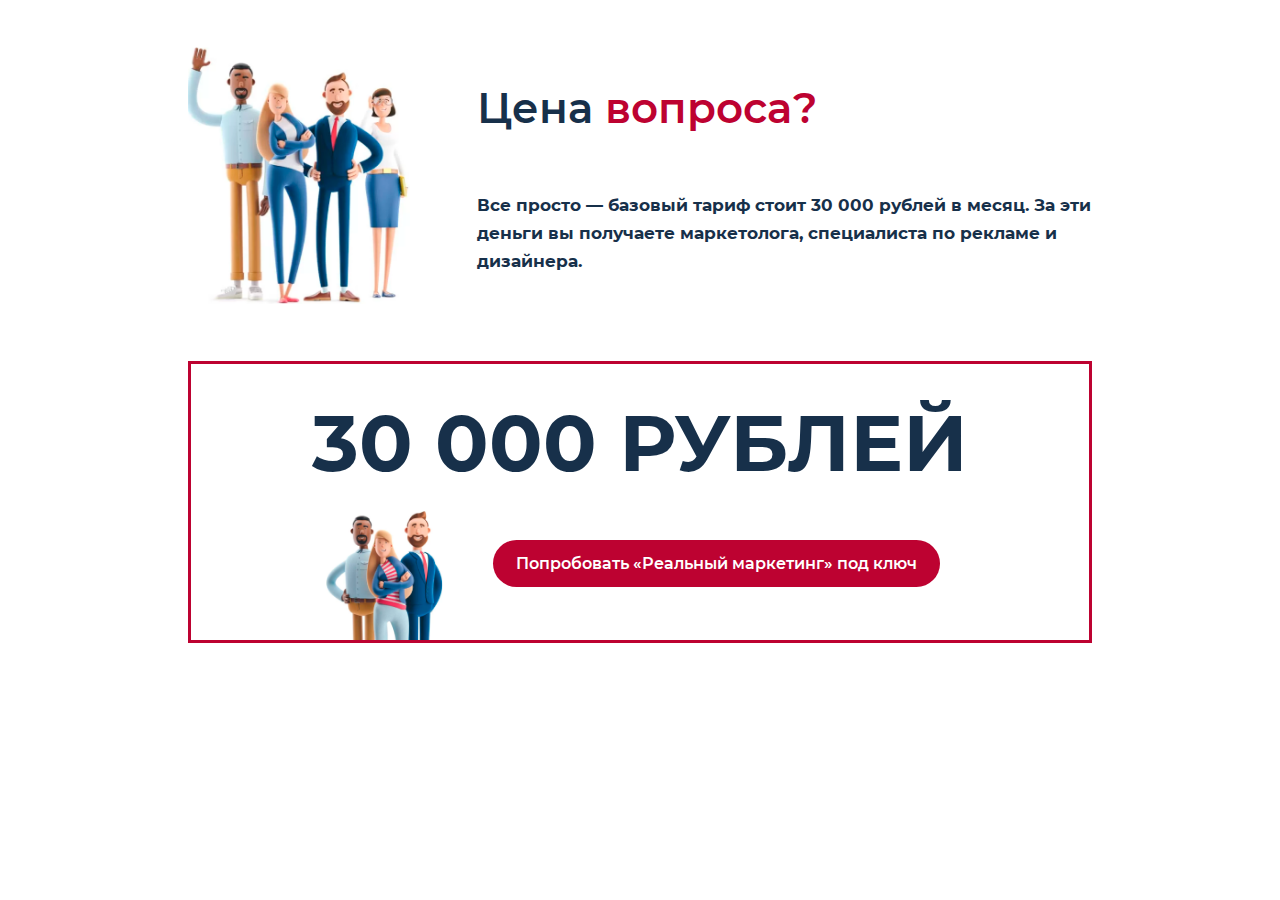
<file: index.html>
<!DOCTYPE html>
<html lang="ru">
<head>
  <meta charset="UTF-8">
  <meta http-equiv="X-UA-Compatible" content="IE=edge">
  <meta name="viewport" content="width=device-width, initial-scale=1.0">
  <link rel="stylesheet" href="./css/nullstyle.css">
  <link rel="stylesheet" href="./css/style.css">
  <!--[if lt IE 9]><link rel="stylesheet" href="css/style_ie8.css"><![endif]-->
  <title>Крутой Маркетинг_Цена Впроса</title>
</head>
<body>
  <div class="u1">
    <div class="u1_1">
      <img src="./img/цена_вопроса/Цена_вопроса.png" alt="#">
      <div class="u1_1_1">
        <h2>Цена <span>вопроса?</span></h2>
        <div class="u1_1_2">Все просто — базовый тариф стоит 30 000 рублей в месяц. За эти деньги вы получаете маркетолога, специалиста по рекламе и дизайнера.</div>
      </div>
    </div>
    <div class="u1_2">
      <div class="u1_2_1">30 000 РУБЛЕЙ</div>
      <div class="u1_2_2">
        <img src="./img/цена_вопроса/Реальный_маркетинг.png" alt="#">
        <button onclick="openModal ()">Попробовать «Реальный маркетинг» под ключ</button>
      </div>
    </div>
    <div class="i24_4" id="modal">
      <div class="i24_4_1">
        <img src="./img/цена_вопроса/Close.svg" alt="exit" onclick="closeModal ()">
      </div>
      <div class="i24_4_2">
        <img src="./img/цена_вопроса/ie8/close.png" alt="exit" onclick="closeModal ()">
      </div>
      <div class="i24_4_3">
        <h2>Оставьте заявку и мы вам перезвоним</h2>
      </div>
      <div class="i24_4_4">
        <form name="form" onsubmit="return validation ()" action="">
          <div class="i24_4_5">
            <span id="i24_4_10"></span>
            <textarea id="name" autocomplete="off" type="name" placeholder="Ваше имя" name="name"></textarea>
          </div>
          <div class="i24_4_6">
            <span id="i24_4_11"></span>
            <textarea id="tel" autocomplete="off" type="tel" placeholder="Номер телефона" name="tel"></textarea>
          </div>
          <div class="i24_4_7">
            <p>Нажимая кнопку “Оставить заявку” вы соглашаетесь <a href="#">с политикой конфиденциальности</a></p>
          </div>
          <div class="i24_4_8">
            <button type="submit" onclick="validation () ">Оставить заявку</button>
          </div>
        </form>
      </div>
    </div>
    <div class="i24_4_9" onclick="closeModal ()" id="bgmodal"></div>
  </div>
  <script src="./js/script.js"></script>
</body>
</html>
</file>
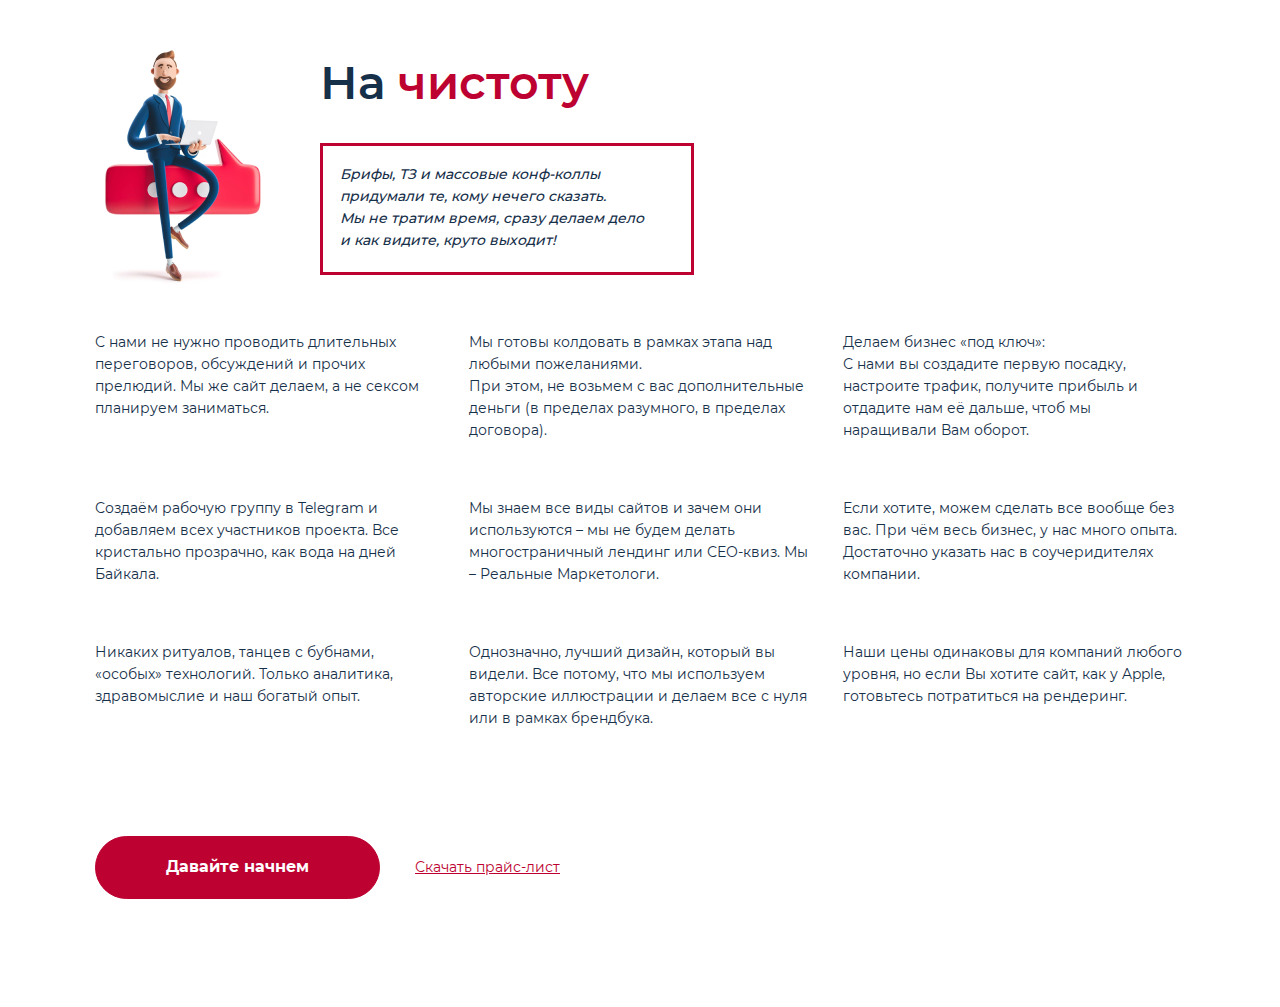
<file: Дополнительно/модалка Цена вопроса/index.html>
<!DOCTYPE html>
<html lang="ru">

<head>
  <meta charset="UTF-8">
  <meta http-equiv="X-UA-Compatible" content="IE=edge">
  <meta name="viewport" content="width=device-width, initial-scale=1.0">
  <title>Название блока</title>
  <link rel="stylesheet" href="css/nullstyle.css">
  <link rel="stylesheet" href="css/style.css">
  <!--[if lt IE 9]><link rel="stylesheet" href="css/style_ie8.css"><![endif]-->
</head>

<body>
  <div class="i24">
    <div class="i24_1">
      <div class="i24_1_1">
        <img src="img/shutterstock_1388397 2.png" alt="img3">
      </div>
      <div class="i24_1_4">
        <div class="i24_1_2">
          <h2>На <span>чистоту</span></h2>
        </div>
        <div class="i24_1_5">
          <img src="img/shutterstock_1388397 2.png" alt="img3">
        </div>
        <div class="i24_1_3">
          <p>Брифы, ТЗ и массовые конф-коллы придумали те, кому нечего сказать.</p>
          <p>Мы не тратим время, сразу делаем дело
            и как видите, круто выходит!</p>
        </div>
      </div>
    </div>
    <div class="i24_2">
      <div class="i24_2_1">
        <div class="i24_2_2">
          <p>С нами не нужно проводить длительных переговоров, обсуждений и прочих прелюдий. Мы же сайт делаем, а не
            сексом планируем заниматься.</p>
        </div>
        <div class="i24_2_3">
          <p>Мы готовы колдовать в рамках этапа над любыми пожеланиями.</p>
          <p>При этом, не возьмем с вас дополнительные деньги (в пределах разумного, в пределах договора).</p>
        </div>
        <div class="i24_2_4">
          <p>Делаем бизнес «под ключ»:</p>
          <p>С нами вы создадите первую посадку, настроите трафик, получите прибыль и отдадите нам её дальше, чтоб мы
            наращивали Вам оборот.</p>
        </div>
      </div>
      <div class="i24_2_5">
        <div class="i24_2_6">
          <p>Создаём рабочую группу в Telegram и добавляем всех участников проекта. Все кристально прозрачно, как вода
            на дней Байкала.</p>
        </div>
        <div class="i24_2_7">
          <p>Мы знаем все виды сайтов и зачем они используются – мы не будем делать многостраничный лендинг или
            СЕО-квиз. Мы – Реальные Маркетологи.</p>
        </div>
        <div class="i24_2_8">
          <p>Если хотите, можем сделать все вообще без вас. При чём весь бизнес, у нас много опыта. Достаточно указать
            нас в соучеридителях компании.</p>
        </div>
      </div>
      <div class="i24_2_9">
        <div class="i24_2_10">
          <p>Никаких ритуалов, танцев с бубнами, «особых» технологий. Только аналитика, здравомыслие и наш богатый опыт.
          </p>
        </div>
        <div class="i24_2_11">
          <p>Однозначно, лучший дизайн, который вы видели. Все потому, что мы используем авторские иллюстрации и делаем
            все с нуля или в рамках брендбука.</p>
        </div>
        <div class="i24_2_12">
          <p>Наши цены одинаковы для компаний любого уровня, но если Вы хотите сайт, как у Apple, готовьтесь потратиться
            на рендеринг.</p>
        </div>
      </div>
    </div>
    <div class="i24_3">
      <div class="i24_3_1">
        <button onclick="openModal ()">Давайте начнем</button>
      </div>
      <div class="i24_3_2">
        <a href="#">Скачать прайс-лист</a>
      </div>
    </div>
    <div class="i24_4" id="modal">
      <div class="i24_4_1">
        <img src="img/Close.svg" alt="exit" onclick="closeModal ()">
      </div>
      <div class="i24_4_2">
        <img src="img/ie8/close.png" alt="exit" onclick="closeModal ()">
      </div>
      <div class="i24_4_3">
        <h2>Оставьте заявку и мы вам перезвоним</h2>
      </div>
      <div class="i24_4_4">
        <form name="form" onsubmit="return validation ()" action="">
          <div class="i24_4_5">
            <span id="i24_4_10"></span>
            <input id="name" autocomplete="off" type="name" placeholder="Ваше имя" name="name">
          </div>
          <div class="i24_4_6">
            <span id="i24_4_11"></span>
            <input id="tel" autocomplete="off" type="tel" placeholder="Номер телефона" name="tel">
          </div>
          <div class="i24_4_7">
            <p>Нажимая кнопку “Оставить заявку” вы соглашаетесь <a href="#">с политикой конфиденциальности</a></p>
          </div>
          <div class="i24_4_8">
            <button type="submit" onclick="validation () ">Оставить заявку</button>
          </div>
        </form>
      </div>
    </div>
    <div class="i24_4_9" onclick="closeModal ()" id="bgmodal"></div>
  </div>
  <script src="js/script.js"></script>
</body>

</html>
</file>
<file: css/nullstyle.css>
* {
  padding: 0;
  margin: 0;
  box-sizing: border-box;
}
</file>
<file: css/style.css>
@font-face {
  font-family: "Montserrat";
  src: url("../fonts/Montserrat-Regular.eot");
  src: local("Montserrat Regular"), local("Montserrat-Regular"),
    url("../fonts/Montserrat-Regular.eot?#iefix") format("embedded-opentype"),
    url("../fonts/Montserrat-Regular.woff") format("woff"), url("../fonts/Montserrat-Regular.ttf") format("truetype");
  font-weight: normal;
  font-style: normal;
}
@font-face {
  font-family: "Montserrat";
  src: url("../fonts/Montserrat-Medium.eot");
  src: local("Montserrat Medium"), local("Montserrat-Medium"),
    url("../fonts/Montserrat-Medium.eot?#iefix") format("embedded-opentype"),
    url("../fonts/Montserrat-Medium.woff") format("woff"), url("../fonts/Montserrat-Medium.ttf") format("truetype");
  font-weight: 500;
  font-style: normal;
}
@font-face {
  font-family: 'Montserrat';
  src: url("../fonts/Montserrat-ExtraBold.woff2"),
  url("../fonts/Montserrat-ExtraBold.woff"),
  url("../fonts/Montserrat-ExtraBold.eot"),
  url("../fonts/Montserrat-ExtraBold.ttf");
  font-weight: 700;
  font-display: swap;
  font-style: normal;
}
@font-face {
  font-family: "Montserrat";
  src: url("../fonts/Montserrat-Bold.eot");
  src: local("Montserrat Bold"), local("Montserrat-Bold"),
    url("../fonts/Montserrat-Bold.eot?#iefix") format("embedded-opentype"),
    url("../fonts/Montserrat-Bold.woff") format("woff"), url("../fonts/Montserrat-Bold.ttf") format("truetype");
  font-weight: bold;
  font-style: normal;
}
@font-face {
  font-family: 'Montserrat';
  src: url("../fonts/Montserrat-SemiBold.woff2"),
  url("../fonts/Montserrat-SemiBold.woff"),
  url("../fonts/Montserrat-SemiBold.eot"),
  url("../fonts/Montserrat-SemiBold.ttf");
  font-weight: 600;
  font-display: swap;
  font-style: normal;
}

body {
  font-family: "Montserrat";
  font-weight: normal;
}

.u1 {
  display: block;
  font-family: 'Montserrat', sans-serif;
  margin: 0 auto;
  /* max-width: 1312px; */
  max-width: 904px;
  padding-top: 50px;
  padding-bottom: 50px;
}

.u1_1 {
  display: block;
  max-width: 904px;
  position: relative;
}
.u1_1 img {
  display: inline;
  width: 241px;
}

.u1_1_1 {
  margin-top: 4%;
  width: 68%;
  float: right;
  display: inline;
}

.u1_1_1 h2 {
  font-size: 46px;
  color: #17304A;
  font-weight: 600;
  line-height: 119.5%;
}

.u1_1_1 h2 span{
  color: #BD0231;
}

.u1_1_2 {
  font-size: 18px;
  color: #17304A;
  font-weight: 700;
  line-height: 161%;
  margin-top: 9.4%;
}

.u1_2 {
  display: block;
  position: relative;
  max-width: 904px;
  border: 3px solid #BD0231;
  margin-top: 5.8%;
}

.u1_2_1 {
  margin-top: 6%;
  line-height: 62%;
  font-size: 90px;
  font-weight: 700;
  color: #17304A;
  padding-left: 56px;
}

.u1_2_2 {
  display: block;
  position: relative;
  max-width: 676px;
  margin-left: 12%;
}

.u1_2_2 button {
  display: inline;
  position: absolute;
  font-family: 'Montserrat', sans-serif;
  width: 71%;
  padding: 14px 5px;
  font-size: 16px;
  font-weight: 600;
  border: 0;
  border-radius: 35px;
  color: #fff;
  background: #BD0231;
  cursor: pointer;
  margin-top: 11.7%;
}
.u1_2_2 button:hover {
  transition: 0.3s;
  background: rgb(238, 91, 51);
}

.u1_2_2 img {
  display: inline;
  width: 127px;
  margin-right: 8%;
  margin-top: 40px;
  transform: translateY(4px);
  -ms-transform: translateY(4px);
}

.i24_4 {
  display: none;
  position: fixed;
  top: 0;
  left: 0;
  right: 0;
  bottom: 0;
  width: 620px;
  height: 572px;
  margin: auto;
  padding: 50px;
  border: 1px solid #BD0231;
  border-radius: 25px;
  background-color: #fff;
  z-index: 2;
}

.i24_4_2 {
  display: none;
}

.i24_4_1,
.i24_4_2 {
  position: absolute;
  top: 20px;
  right: 4%;
  width: 6%;
  cursor: pointer;
}

.i24_4_1:hover {
  opacity: 0.7;
}

.i24_4_1 img {
  width: 100%;
}

.i24_4_3 {
  max-width: 94%;
  margin-bottom: 40px;
}

.i24_4_3 h2 {
  font-size: 36px;
  font-weight: 800;
  line-height: 111%;
  text-transform: uppercase;
  color: #17304A;
}

.i24_4_5 span,
.i24_4_6 span {
  color: #ff0000;
  font-size: 14px;
}

.i24_4_5 textarea {
  margin-bottom: 23px;
}

.i24_4_5 textarea,
.i24_4_6 textarea {
  font-family: inherit;
  width: 100%;
  height: 80px;
  padding-left: 16px;
  padding: 30px;
  border: 1px solid #17304A;
  border-radius: 10px;
  font-size: 16px;
}

.i24_4_6 textarea {
  margin-bottom: 20px;
}

.i24_4_7 {
  max-width: 440px;
  margin-bottom: 30px;
}

.i24_4_7 p {
  font-weight: 400;
  line-height: 157%;
  color: #17304A;
  font-size: 16px;
}

.i24_4_7 p a {
  text-decoration: none;
  color: #BD0231;
}

.i24_4_7 p a:hover {
  text-decoration: underline;
}

.i24_4_8 button {
  display: block;
  font-family: inherit;
  padding: 19px 70px;
  border: 1px solid #BD0231;
  border-radius: 50px;
  font-weight: 700;
  font-size: 16px;
  line-height: 143%;
  color: #fff;
  background-color: #BD0231;
  transition: 0.2s ease-in-out;
  cursor: pointer;
}

.i24_4_8 button:hover {
  padding: 19px 70px;
  border: 1px solid #BD0231;
  background-color: #fff;
  color: #BD0231;
  transition: 0.2s ease-in-out;
}

.i24_4_9 {
  display: none;
  position: fixed;
  top: 0;
  right: 0;
  bottom: 0;
  left: 0;
  width: 100%;
  height: auto;
  background-color: #17304A;
  opacity: 0.7;
}

@media (max-width: 1000px) {
  .u1 {
    max-width: none;
    padding: 50px 5.5% 50px 5.5%;
  }
}
@media (max-width: 1472px) {
  .u1 {
    /* max-width: none;
    padding: 50px 5.5% 50px 5.5%; */
    padding-top: calc(30px + (50 - 30) * ((100vw - 360px) / (1472 - 360)));
    padding-bottom: calc(30px + (50 - 30) * ((100vw - 360px) / (1472 - 360)));
  }
  .u1_1 img {
    width: calc(160px + (241 - 160) * ((100vw - 650px) / (1472 - 650)));
  }
  .u1_1_1 h2 {
    font-size:calc(25px + (46 - 25) * ((100vw - 360px) / (1472 - 360)));
  }
  .u1_1_2 {
    font-size: calc(13px + (18 - 13) * ((100vw - 150px) / (1472 - 150)));
  }
  .u1_2_1 {
    text-align: center;
    font-size: calc(16px + (90 - 16) * ((100vw - 150px) / (1472 - 150)));
    padding-left: 0;
  }
  .u1_2_2 {
    margin: 0 15%;
  }
  .u1_2_2 img {
    width: calc(60px + (127 - 60) * ((100vw - 150px) / (1472 - 150)));
  }
  .u1_2_2 button {
    font-size: calc(13px + (16 - 13)* ((100vw - 150px) / (1472 - 150)));
  }
}
@media (max-width: 620px) {
  .i24_4 {
    width: 100%;
    height: auto;
    padding: 50px 8%;
    border-radius: 0;
  }

  .i24_4_1 {
    top: 15px;
  }

  .i24_4_3 h2 {
    font-size: calc(14px + (36 - 14) * ((100vw - 130px) / (620 - 130)));
  }

  .i24_4_5 textarea,
  .i24_4_6 textarea {
    padding-left: 6%;
    font-size: calc(12px + (16 - 12) * ((100vw - 130px) / (620 - 130)));
  }

  .i24_4_7 p {
    font-size: calc(12px + (16 - 12) * ((100vw - 130px) / (620 - 130)));
  }

  .i24_4_8 button {
    width: 100%;
    padding: 19px 10px;
    font-size: calc(13px + (16 - 13) * ((100vw - 130px) / (620 - 130)));
  }

  .i24_4_8 button:hover {
    padding: 19px 10px;
  }
}
@media (max-width: 583px) {
  .u1 {
    max-width: none;
    padding-left: 4.2%;
    padding-right: 4.2%;
  }
  .u1_1 {
    position: relative;
    width: 100%;
    margin-top: 0;
  }
  .u1_1_2 {
    margin-top: 20px;
  }
  .u1_1_1 {
    display: block;
    top: 0;
    float: none;
    width: 100%;
    margin-left: 0;
    margin-top: 0;
    margin-bottom: 200px;
  }
  .u1_1 img {
    position: absolute;
    width: 150px;
    top: 110%;
    left: calc(5px + (180 - 5)* ((100vw - 130px) / (580 - 130)));
  }
  .u1_2_1 {
    padding: 0;
    line-height: 1;
  }
}
@media (max-height: 572px) {
  .i24_4 {
    height: auto;
    overflow: auto;
    position: fixed;
    margin: 0 auto;
    border-radius: 0;
    border: 0;
    border-left: 1px solid #BD0231;
    border-right: 1px solid #BD0231;
    scrollbar-color: #BD0231 #17304A;
  }

  .i24_4::-webkit-scrollbar {
    width: 5px;
    background-color: #17304A;
  }

  .i24_4::-webkit-scrollbar-thumb {
    border-radius: 10px;
    background-color: #BD0231;

  }
}
@media (max-width: 419px) {
  .i24_4_1 {
    width: 25px;
  }
}
@media (max-width:384px) {
  .u1_1 img {
    width: calc(100px + (150 - 100) * ((100vw - 130px) / (384 - 130)));
  }
  .u1_2_2 {
    display: block;
    bottom: 0;
    margin: 0;
    padding-top: 20px;
    padding-bottom: 90px;
  }
  .u1_2_2 img {
    display: block;
    position: absolute;
    margin: 0;
    left: calc(25px + (135 - 25) * ((100vw - 130px) / (384 - 130)));
    bottom: 4px;
  }
  .u1_2_2 button {
    display: block;
    position: relative;
    bottom: 0;
    border-radius: 15px;
    margin: 0 auto;
  }
}
@media (max-width:260px) {
  .u1_1_1 {
    margin-bottom: 170px;
  }
  .u1_2_2 {
    padding-bottom: 76px;
  }
}
@media (max-width:210px) {
  .u1_2_2 button {
    width: 105px;
  }
}
@media (max-width: 160px) {
  .i24_4 {
    padding: 50px 5%;
  }

  .i24_4_7 p {
    word-break: break-all;
  }
}
</file>
<file: css/style_ie8.css>
@font-face {
  font-family: 'Montserrat';
  src: url("../fonts/Montserrat-ExtraBold.woff2"),
  url("../fonts/Montserrat-ExtraBold.woff"),
  url("../fonts/Montserrat-ExtraBold.eot"),
  url("../fonts/Montserrat-ExtraBold.ttf");
  font-weight: 700;
  font-display: swap;
  font-style: normal;
}

@font-face {
  font-family: 'Montserrat';
  src: url("../fonts/Montserrat-SemiBold.woff2"),
  url("../fonts/Montserrat-SemiBold.woff"),
  url("../fonts/Montserrat-SemiBold.eot"),
  url("../fonts/Montserrat-SemiBold.ttf");
  font-weight: 600;
  font-display: swap;
  font-style: normal;
}

.u1 {
  display: block;
  font-family: 'Montserrat', sans-serif;
  width: 1312px;
  margin: 0 auto;
  padding-top: 50px;
  padding-bottom: 50px;
}
.u1_1 {
  width: 904px;
  position: relative;
  margin: 0 auto;
}
.u1_1 img {
  display: inline;
  margin-right: 18px;
}
.u1_1_1 {
  width: 600px;
  float: right;
  margin: 46px auto 0 auto;
}

.u1_1_2 {
  margin-top: 56px;
  font-size: 18px;
  color: #17304A;
  font-weight: 700;
  line-height: 29px;
}
.u1_1_1 h2 {
  font-size: 46px;
  color: #17304A;
  font-weight: 600;
  line-height: 55px;
}
.u1_1_1 h2 span {
  color: #BD0231;
}
.u1_2_2 {
  font-size: 18px;
  color: #17304A;
  font-weight: 700;
  margin-top: 40px;
}
.u1_2 {
  display: block;
  position: relative;
  width: 904px;
  height: 296px;
  margin: 56px auto 0 auto;
  border: 3px solid #BD0231;
}
.u1_2_1 {
  line-height: 56px;
  color: #17304A;
}
.u1_2_2 {
  margin-top: 34px;
  max-width: 100%;
  margin-left: 0;
}

.u1_2_2 img {
  margin: 7px 50px 0px 78px;
}
.u1_2_2 button {
  display: inline;
  width: 477px;
  font-size: 16px;
  line-height: 22px;
  font-weight: 600;
  color: #fff;
  background-color: #BD0231;
  float: right;
  border: 0;
  margin-top:39px;
  margin-right: 0;
  cursor: pointer;
}

.i24_4_1 {
  display: none;
}

.i24_4_2 {
  display: block;
}
</file>
<file: Дополнительно/модалка Цена вопроса/css/nullstyle.css>
* {
  margin: 0;
  padding: 0;
  border: 0;
}
*,
*:before,
*:after {
  -webkit-box-sizing: border-box;
  box-sizing: border-box;
}
:focus,
:active {
  outline: none;
}
a:focus,
a:active {
  outline: none;
}
nav,
footer,
header,
aside {
  display: block;
}
html,
body {
  height: 100%;
  width: 100%;
  font-size: 100%;
  line-height: 1;
  font-size: 14px;
  -ms-text-size-adjust: 100%;
  -moz-text-size-adjust: 100%;
  -webkit-text-size-adjust: 100%;
}
input,
button,
textarea {
  font-family: inherit;
}
input::-ms-clear {
  display: none;
}
button {
  cursor: pointer;
}
button::-moz-focus-inner {
  padding: 0;
  border: 0;
}
a,
a:visited {
  text-decoration: none;
}
a:hover {
  text-decoration: none;
}
ul li {
  list-style: none;
}
img {
  vertical-align: top;
  -o-object-fit: cover;
  object-fit: cover;
}
h1,
h2,
h3,
h4,
h5,
h6 {
  font-size: inherit;
  font-weight: 400;
}
</file>
<file: Дополнительно/модалка Цена вопроса/css/style.css>
@font-face {
  font-family: "Montserrat";
  src: url("../fonts/Montserrat-Regular.eot");
  src: local("Montserrat Regular"), local("Montserrat-Regular"),
    url("../fonts/Montserrat-Regular.eot?#iefix") format("embedded-opentype"),
    url("../fonts/Montserrat-Regular.woff") format("woff"), url("../fonts/Montserrat-Regular.ttf") format("truetype");
  font-weight: normal;
  font-style: normal;
}

@font-face {
  font-family: "Montserrat";
  src: url("../fonts/Montserrat-Medium.eot");
  src: local("Montserrat Medium"), local("Montserrat-Medium"),
    url("../fonts/Montserrat-Medium.eot?#iefix") format("embedded-opentype"),
    url("../fonts/Montserrat-Medium.woff") format("woff"), url("../fonts/Montserrat-Medium.ttf") format("truetype");
  font-weight: 500;
  font-style: normal;
}

@font-face {
  font-family: "Montserrat";
  src: url("../fonts/Montserrat-SemiBold.eot");
  src: local("Montserrat SemiBold"), local("Montserrat-SemiBold"),
    url("../fonts/Montserrat-SemiBold.eot?#iefix") format("embedded-opentype"),
    url("../fonts/Montserrat-SemiBold.woff") format("woff"), url("../fonts/Montserrat-SemiBold.ttf") format("truetype");
  font-weight: 600;
  font-style: normal;
}

@font-face {
  font-family: "Montserrat";
  src: url("../fonts/Montserrat-Bold.eot");
  src: local("Montserrat Bold"), local("Montserrat-Bold"),
    url("../fonts/Montserrat-Bold.eot?#iefix") format("embedded-opentype"),
    url("../fonts/Montserrat-Bold.woff") format("woff"), url("../fonts/Montserrat-Bold.ttf") format("truetype");
  font-weight: bold;
  font-style: normal;
}

body {
  font-family: "Montserrat";
  font-weight: normal;
}

p {
  font-weight: 400;
  font-size: 14px;
  line-height: 157%;
  color: #17304A;
}

.i24 {
  width: 100%;
  max-width: 1090px;
  margin: 0 auto;
  padding-top: 32px;
  padding-bottom: 108px;
}

.i24_1 {
  margin-bottom: 42px;
}

.i24_1_1,
.i24_1_5 {
  display: inline-block;
  max-width: 224px;
  width: 100%;
  margin-left: -31px;
  vertical-align: top;
  margin-right: 28px;
}

.i24_1_1 img,
.i24_1_5 img {
  width: 100%;
}

.i24_1_5 {
  display: none;
}

.i24_1_2 {
  margin-bottom: 37px;
}

.i24_1_2 h2 {
  font-weight: 600;
  font-size: 46px;
  line-height: 100%;
  color: #17304A;
}

.i24_1_2 h2 span {
  color: #BD0231;
}

.i24_1_3 {
  max-width: 374px;
  padding: 17px 16px 16px 17px;
  border: 3px solid #BD0231;
}

.i24_1_3 p {
  font-weight: 500;
  font-style: italic;
  line-height: 158%;
}

.i24_1_3 p:last-of-type {
  max-width: 305px;
  margin-bottom: 4px;
}

.i24_1_4 {
  display: inline-block;
  padding-top: 28px;
}

.i24_2 {
  margin-bottom: 106px;
}

.i24_2_1,
.i24_2_5 {
  margin-bottom: 56px;
}

.i24_2_2,
.i24_2_3,
.i24_2_4,
.i24_2_6,
.i24_2_7,
.i24_2_8,
.i24_2_10,
.i24_2_11,
.i24_2_12 {
  display: inline-block;
  max-width: 341px;
  vertical-align: top;
}

.i24_2_2,
.i24_2_3,
.i24_2_6,
.i24_2_7,
.i24_2_10,
.i24_2_11 {
  margin-right: 29px;
}

.i24_3_1 {
  display: inline-block;
  margin-right: 31px;
}

.i24_3_1 button {
  display: block;
  padding: 19px 70px;
  border: 1px solid #BD0231;
  border-radius: 50px;
  font-weight: 700;
  font-size: 16px;
  line-height: 143%;
  color: #fff;
  background-color: #BD0231;
  transition: 0.2s ease-in-out;
}

.i24_3_1 button:hover {
  padding: 19px 70px;
  border: 1px solid #BD0231;
  background-color: #fff;
  color: #BD0231;
  transition: 0.2s ease-in-out;
}

.i24_3_2 {
  display: inline-block;
}

.i24_3_2 a {
  display: block;
  color: #BD0231;
  text-decoration: underline;
  transition: 0.2s ease-in-out;
  line-height: 143%;
}

.i24_3_2 a:hover {
  color: #17304A;
  transition: 0.2s ease-in-out;
}

.i24_4 {
  display: none;
  position: fixed;
  top: 0;
  left: 0;
  right: 0;
  bottom: 0;
  width: 620px;
  height: 572px;
  margin: auto;
  padding: 50px;
  border: 1px solid #BD0231;
  border-radius: 25px;
  background-color: #fff;
  z-index: 2;
}

.i24_4_2 {
  display: none;
}

.i24_4_1,
.i24_4_2 {
  position: absolute;
  top: 20px;
  right: 4%;
  width: 6%;
  cursor: pointer;
}

.i24_4_1:hover {
  opacity: 0.7;
}

.i24_4_1 img {
  width: 100%;
}

.i24_4_3 {
  max-width: 94%;
  margin-bottom: 40px;
}

.i24_4_3 h2 {
  font-size: 36px;
  font-weight: 800;
  line-height: 111%;
  text-transform: uppercase;
  color: #17304A;
}

.i24_4_5 span,
.i24_4_6 span {
  color: #ff0000;
  font-size: 14px;
}

.i24_4_5 input {
  margin-bottom: 23px;
}

.i24_4_5 input,
.i24_4_6 input {
  width: 100%;
  height: 80px;
  padding-left: 16px;
  padding: 30px;
  border: 1px solid #17304A;
  border-radius: 10px;
  font-size: 16px;
}

.i24_4_6 input {
  margin-bottom: 20px;
}

.i24_4_7 {
  max-width: 440px;
  margin-bottom: 30px;
}

.i24_4_7 p {
  font-size: 16px;
}

.i24_4_7 p a {
  color: #BD0231;
}

.i24_4_7 p a:hover {
  text-decoration: underline;
}

.i24_4_8 button {
  display: block;
  padding: 19px 70px;
  border: 1px solid #BD0231;
  border-radius: 50px;
  font-weight: 700;
  font-size: 16px;
  line-height: 143%;
  color: #fff;
  background-color: #BD0231;
  transition: 0.2s ease-in-out;
}

.i24_4_8 button:hover {
  padding: 19px 70px;
  border: 1px solid #BD0231;
  background-color: #fff;
  color: #BD0231;
  transition: 0.2s ease-in-out;
}

.i24_4_9 {
  display: none;
  position: fixed;
  top: 0;
  right: 0;
  bottom: 0;
  left: 0;
  width: 100%;
  height: auto;
  background-color: #17304A;
  opacity: 0.7;
}

@media (max-width: 1222px) {
  .i24 {
    max-width: 840px;
    padding: 32px 5.5%;
  }

  .i24_2_3,
  .i24_2_7,
  .i24_2_11 {
    margin-right: 0;
  }

  .i24_2_2,
  .i24_2_6,
  .i24_2_10 {
    margin-right: 20px;
  }
}

@media (max-width: 810px) {

  .i24_2_2,
  .i24_2_6,
  .i24_2_10 {
    margin-right: 0;
  }

  .i24_2_2,
  .i24_2_3,
  .i24_2_4,
  .i24_2_6,
  .i24_2_7,
  .i24_2_8,
  .i24_2_10,
  .i24_2_11,
  .i24_2_12 {
    display: block;
    margin-bottom: 30px;
  }

  .i24_2 {
    max-width: 341px;
    margin: 0 auto;
  }

  .i24_2_1,
  .i24_2_5 {
    margin-bottom: 0;
  }

  .i24_3 {
    max-width: 481px;
    margin: 0 auto;
  }

  .i24_3 {
    text-align: center;
  }

  .i24_3_1 {
    margin-right: 0;
    margin-bottom: 25px;
  }

  .i24_3_2 {
    display: block;
  }
}

@media (max-width: 697px) {
  .i24_1 {
    max-width: 374px;
    margin: 0 auto;
    margin-bottom: 30px;
  }

  .i24_1_1 {
    display: none;
  }

  .i24_1_2 {
    margin-bottom: 5px;
  }

  .i24_1_4 {
    padding-top: 0;
  }

  .i24_1_5 {
    display: block;
    margin-bottom: 10px;
  }
}

@media (max-width: 620px) {
  .i24_4 {
    width: 100%;
    height: auto;
    padding: 50px 8%;
    border-radius: 0;
  }

  .i24_4_1 {
    top: 15px;
  }

  .i24_4_3 h2 {
    font-size: calc(14px + (36 - 14) * ((100vw - 130px) / (620 - 130)));
  }

  .i24_4_5 input,
  .i24_4_6 input {
    padding-left: 6%;
    font-size: calc(12px + (16 - 12) * ((100vw - 130px) / (620 - 130)));
  }

  .i24_4_7 p {
    font-size: calc(12px + (16 - 12) * ((100vw - 130px) / (620 - 130)));
  }

  .i24_4_8 button {
    width: 100%;
    padding: 19px 10px;
    font-size: calc(13px + (16 - 13) * ((100vw - 130px) / (620 - 130)));
  }

  .i24_4_8 button:hover {
    padding: 19px 10px;
  }
}

@media (max-height: 572px) {
  .i24_4 {
    height: auto;
    overflow: auto;
    position: fixed;
    margin: 0 auto;
    border-radius: 0;
    border: 0;
    border-left: 1px solid #BD0231;
    border-right: 1px solid #BD0231;
    scrollbar-color: #BD0231 #17304A;
  }

  .i24_4::-webkit-scrollbar {
    width: 5px;
    background-color: #17304A;
  }

  .i24_4::-webkit-scrollbar-thumb {
    border-radius: 10px;
    background-color: #BD0231;

  }
}

@media (max-width: 419px) {
  .i24_4_1 {
    width: 25px;
  }
}


@media (max-width: 360px) {
  .i24_1_2 h2 {
    font-size: calc(18px + (46 - 18) * ((100vw - 130px) / (360 - 130)));
  }

  .i24_3_1 button {
    font-size: calc(13px + (16 - 13) * ((100vw - 130px) / (360 - 130)));
  }

  p,
  .i24_3_2 a,
  .i24_1_3 p {
    font-size: calc(12px + (14 - 12) * ((100vw - 130px) / (360 - 130)));
  }
}

@media (max-width: 333px) {
  .i24_3_1 {
    width: 100%;
  }

  .i24_3_1 button {
    width: 100%;
    padding: 19px 15px;
  }

  .i24_3_1 button:hover {
    padding: 19px 15px;
  }
}

@media (max-width: 200px) {
  .i24_1_3 {
    padding: 13px 10px;
  }
}


@media (max-width: 184px) {

  .i24_1_1,
  .i24_1_5 {
    margin-left: -18%;
  }
}

@media (max-width: 160px) {
  .i24_1_3 {
    padding: 10px 6px;
  }

  .i24_4 {
    padding: 50px 5%;
  }

  .i24_4_7 p {
    word-break: break-all;
  }
}
</file>
<file: Дополнительно/модалка Цена вопроса/css/style_ie8.css>
.i24 {
  width: 1119px;
  max-width: none;
  padding: 28px 15px;
  margin: 0 auto;
}

.i24_4_1 {
  display: none;
}

.i24_4_2 {
  display: block;
}
</file>
